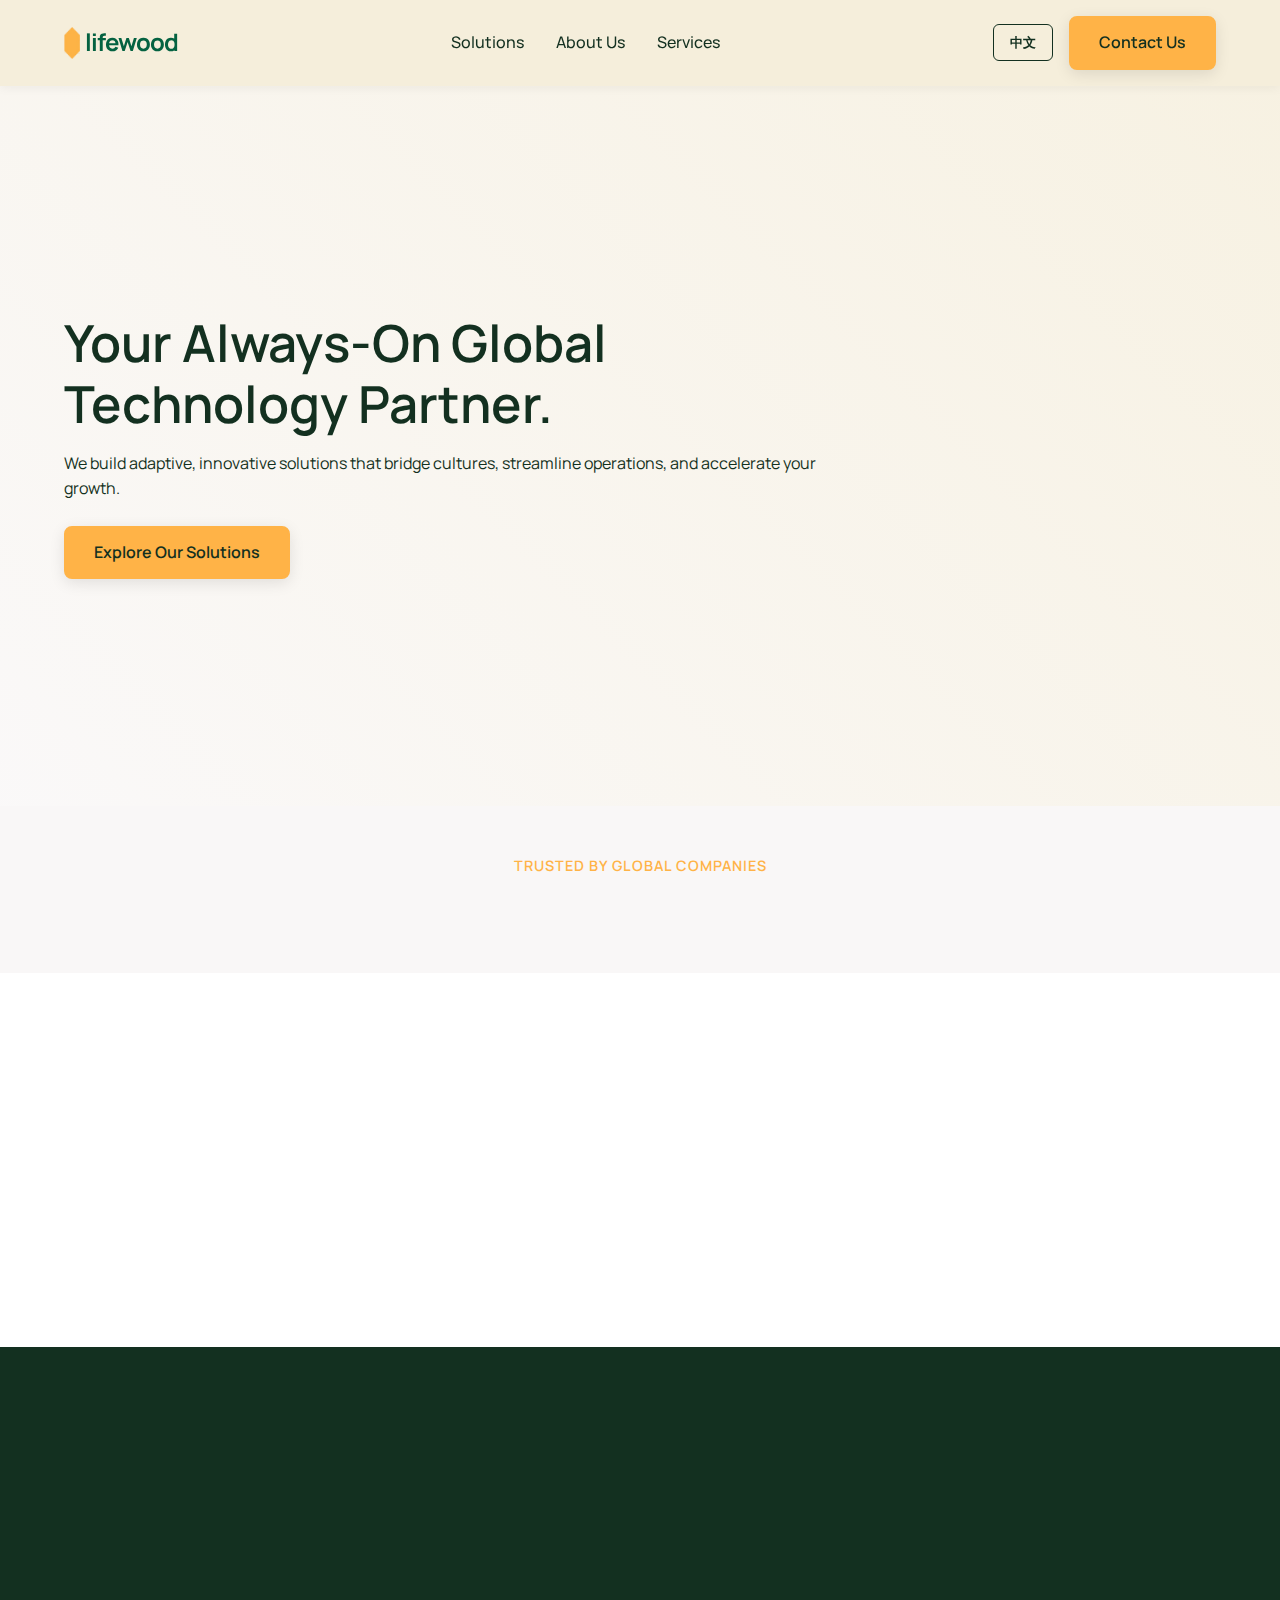
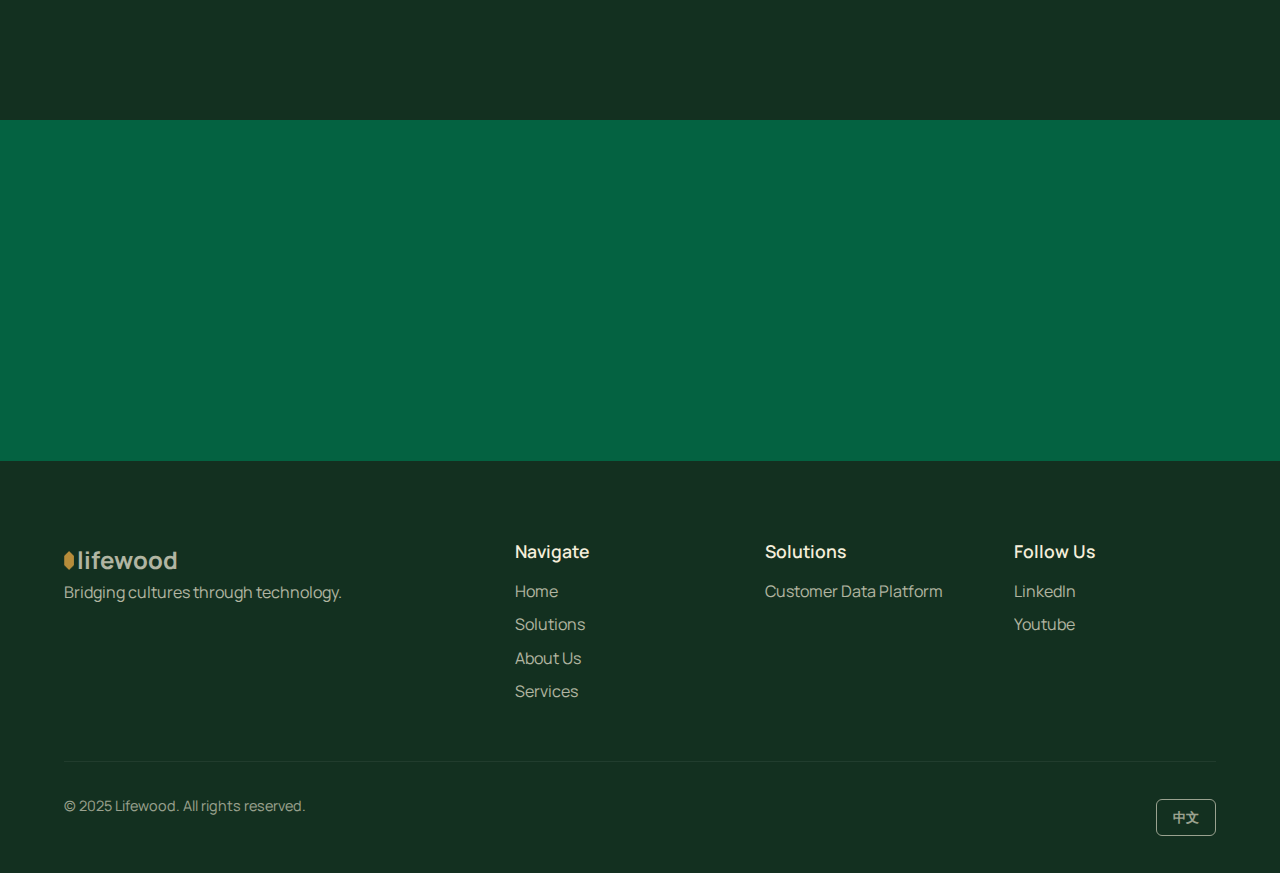
<file: index.html>
<!DOCTYPE html>
<html lang="en">
<head>
    <meta charset="UTF-8">
    <meta name="viewport" content="width=device-width, initial-scale=1.0">
    <title>Lifewood - Your Always-On Global Technology Partner</title>
<link rel="icon" type="image/png" sizes="32x32" href="favicon.png">

    <!-- Icon for Apple devices -->
    <link rel="apple-touch-icon" sizes="180x180" href="favicon.png">

    <!-- Icon for Android/Chrome -->
    <link rel="icon" type="image/png" sizes="192x192" href="favicon.png">
    <link rel="stylesheet" href="style.css">
    <link rel="preconnect" href="https://fonts.googleapis.com">
    <link rel="preconnect" href="https://fonts.gstatic.com" crossorigin>
    <link href="https://fonts.googleapis.com/css2?family=Manrope:wght@400;500;600;700&display=swap" rel="stylesheet">
</head>
<body id="page-index">

<header class="main-header">
    <div class="container">
        <a href="index.html" class="logo"><img src="logo.png" alt="Lifewood Hexagon Icon" class="logo-icon" /><div class="logo-text-stack"><span class="logo-text">lifewood</span></div></a>
        <nav class="main-nav">
            <ul>
                <li><a href="solutions.html" data-key="nav-solutions">Solutions</a></li>
                <li><a href="about.html" data-key="nav-about">About Us</a></li>
                <li><a href="services.html" data-key="nav-services">Services</a></li>
                <li class="mobile-only-cta"><a href="contact.html" class="btn btn-primary" data-key="nav-contact">Contact Us</a></li>
            </ul>
        </nav>
        <div class="header-controls">
            <button class="lang-switcher-btn">中文</button>
            <a href="contact.html" class="btn btn-primary nav-cta" data-key="nav-contact">Contact Us</a>
            <button class="mobile-nav-toggle" aria-expanded="false"><span class="hamburger"></span></button>
        </div>
    </div>
</header>

<main>
    <section class="hero">
        <div class="container">
            <div class="hero-content">
                <h1 class="animate-on-load" data-delay="100" data-key="hero-title">Your Always-On Global Technology Partner.</h1>
                <p class="animate-on-load" data-delay="200" data-key="hero-subtitle">We build adaptive, innovative solutions that bridge cultures, streamline operations, and accelerate your growth.</p>
                <a href="solutions.html" class="btn btn-primary animate-on-load" data-delay="300" data-key="hero-button">Explore Our Solutions</a>
            </div>
        </div>
    </section>

    <section class="social-proof">
        <div class="container">
            <span class="section-label animate-on-scroll" data-key="proof-label">TRUSTED BY GLOBAL COMPANIES</span>
            <div class="logos animate-on-scroll" data-delay="200"><img src="partner1.png" alt="Microsoft logo" class="logo-icon"><img src="partner2.png" alt="Tencent logo" class="logo-icon"><img src="partner3.png" alt="Google logo" class="logo-icon"></div>
        </div>
    </section>

    <section class="solutions">
        <div class="container">
            <h2 class="animate-on-scroll" data-key="solutions-title">Transformative Solutions for a Connected World.</h2>
            <div class="grid-3">
                <div class="card animate-on-scroll" data-delay="100"><div class="card-icon"></div><h3 data-key="solutions-card1-title">Cross-Border Platforms</h3><p data-key="solutions-card1-text">Seamlessly connect markets with our robust and scalable e-commerce infrastructure.</p><a href="#" class="card-link" data-key="learn-more">Learn More →</a></div>
                <div class="card animate-on-scroll" data-delay="200"><div class="card-icon"></div><h3 data-key="solutions-card2-title">Global Talent Management</h3><p data-key="solutions-card2-text">Unify your international teams with one adaptive, intelligent software suite.</p><a href="solutions.html" class="card-link" data-key="learn-more">Learn More →</a></div>
                <div class="card animate-on-scroll" data-delay="300"><div class="card-icon"></div><h3 data-key="solutions-card3-title">Technology Consulting</h3><p data-key="solutions-card3-text">Leverage our strategic expertise to navigate complex digital transformations.</p><a href="#" class="card-link" data-key="learn-more">Learn More →</a></div>
            </div>
        </div>
    </section>

    <section class="brand-dna">
        <div class="container grid-2">
            <div class="dna-text animate-on-scroll"><h2 data-key="dna-title">Engineered to be Adaptive. Built to be Proactive.</h2><p data-key="dna-text">Our core DNA is built on being 'Always On Never Off.' This means we don't just solve today's problems—we anticipate tomorrow's opportunities, ensuring your business has a constant, evolving competitive edge.</p></div>
            <div class="dna-visual animate-on-scroll"><div class="hexagon-group"><div class="hex-item" data-key="dna-hex1">ADAPTIVE</div><div class="hex-item" data-key="dna-hex2">INNOVATIVE</div><div class="hex-item" data-key="dna-hex3">PROACTIVE</div><div class="hex-item" data-key="dna-hex4">TECH</div></div></div>
        </div>
    </section>

    <section class="final-cta">
        <div class="container">
            <h2 class="animate-on-scroll" data-key="cta-title">Ready to Evolve?</h2>
            <p class="animate-on-scroll" data-delay="100" data-key="cta-text">Let's build your future. Schedule a strategic consultation with our experts today.</p>
            <a href="contact.html" class="btn btn-primary animate-on-scroll" data-delay="200" data-key="cta-button">Schedule a Consultation</a>
        </div>
    </section>
</main>

<footer class="main-footer">
    <div class="container">
        <div class="footer-grid">
            <div class="footer-col"><a href="index.html" class="logo-white"><img src="logo.png" alt="Lifewood Hexagon Icon" class="logo-footer-icon">lifewood</a><p data-key="footer-motto">Bridging cultures through technology.</p></div>
            <div class="footer-col"><h4 data-key="footer-nav-title">Navigate</h4><ul><li><a href="index.html" data-key="footer-nav-home">Home</a></li><li><a href="solutions.html" data-key="footer-nav-solutions">Solutions</a></li><li><a href="about.html" data-key="footer-nav-about">About Us</a></li><li><a href="services.html" data-key="footer-nav-services">Services</a></li></ul></div>
            <div class="footer-col"><h4 data-key="footer-solutions-title">Solutions</h4><ul><li><a href="solutions.html" data-key="footer-solutions-talent">Customer Data Platform</a></li></ul></div>
            <div class="footer-col"><h4 data-key="footer-follow-title">Follow Us</h4><ul><li><a href="https://ph.linkedin.com/company/lifewood-data-technology-ltd." target="_blank" rel="noopener noreferrer">LinkedIn</a></li><li><a href="https://www.youtube.com/@LifewoodDataTechnology/videos" target="_blank" rel="noopener noreferrer">Youtube</a></li></ul></div>
        </div>
        <div class="footer-bottom"><p data-key="footer-copyright">© 2025 Lifewood. All rights reserved.</p><button class="lang-switcher-btn">中文</button></div>
    </div>
</footer>

<script src="script.js"></script>
</body>
</html>
</file>
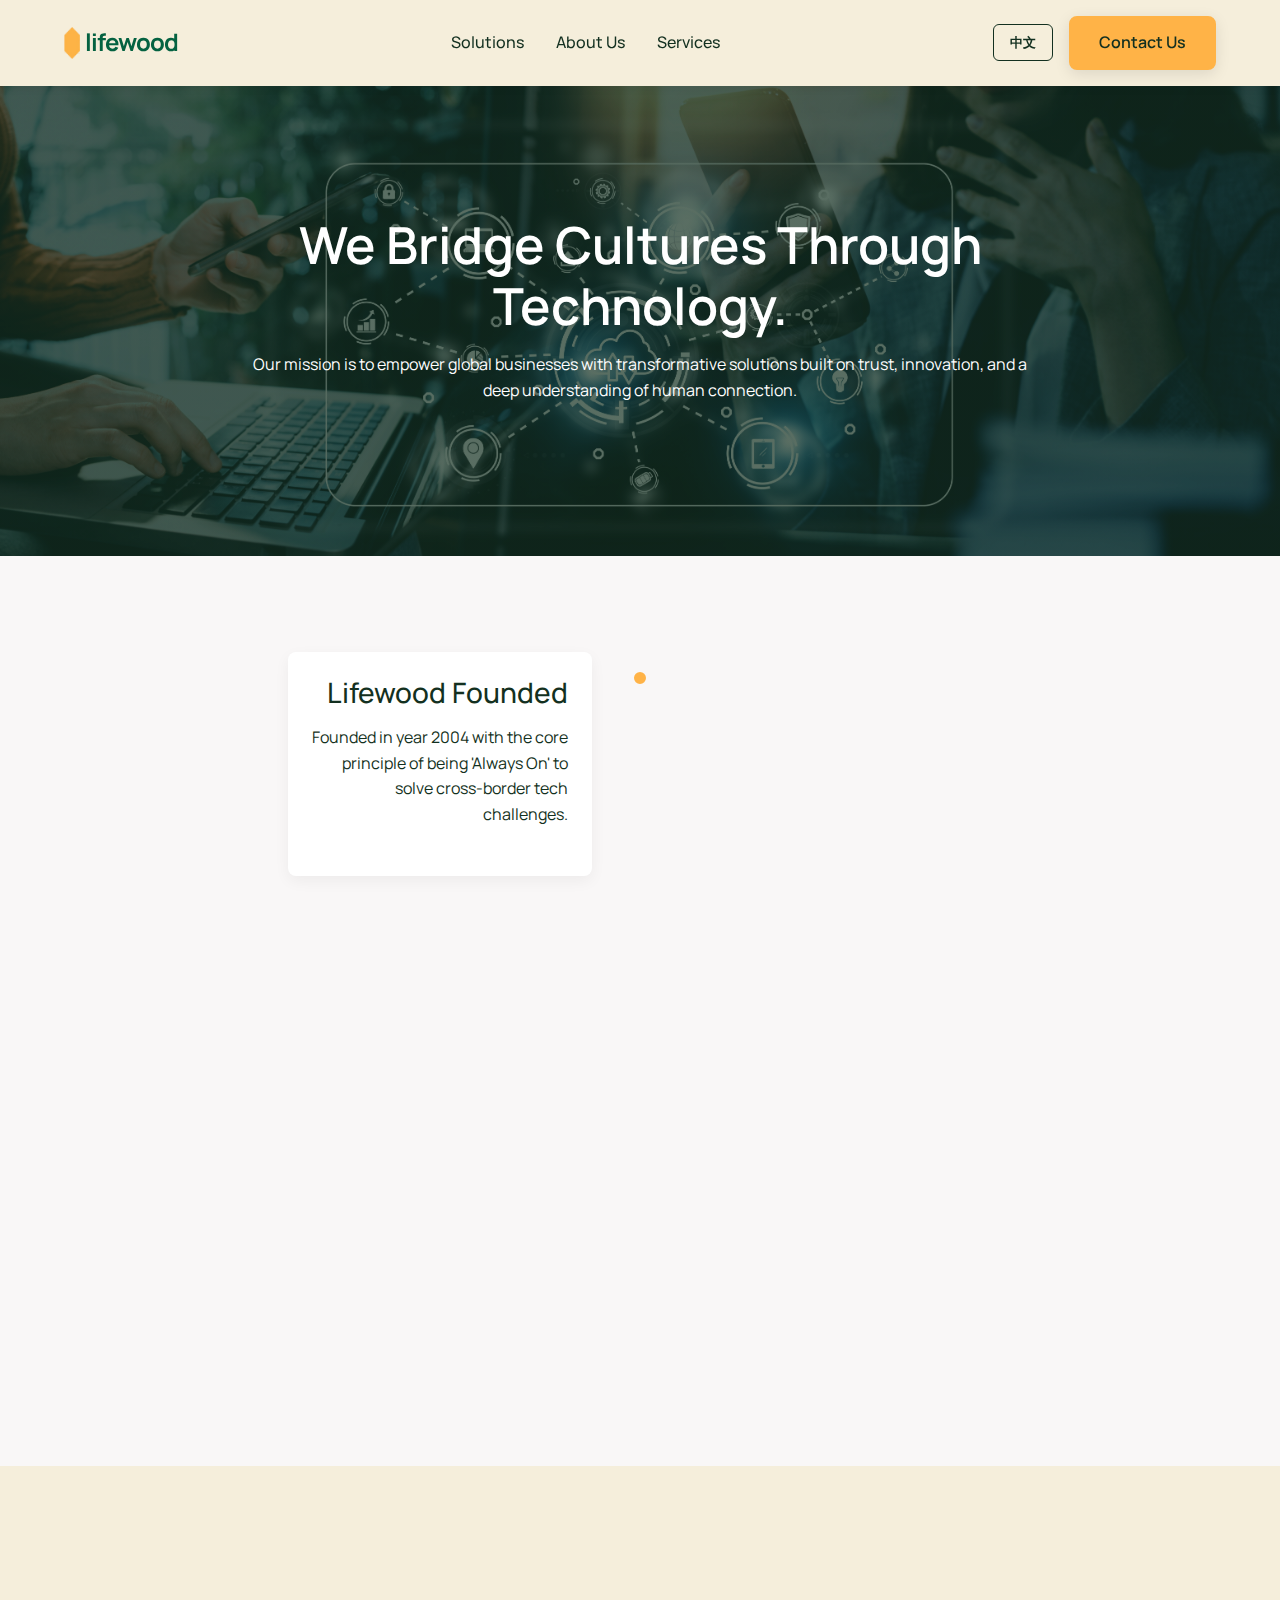
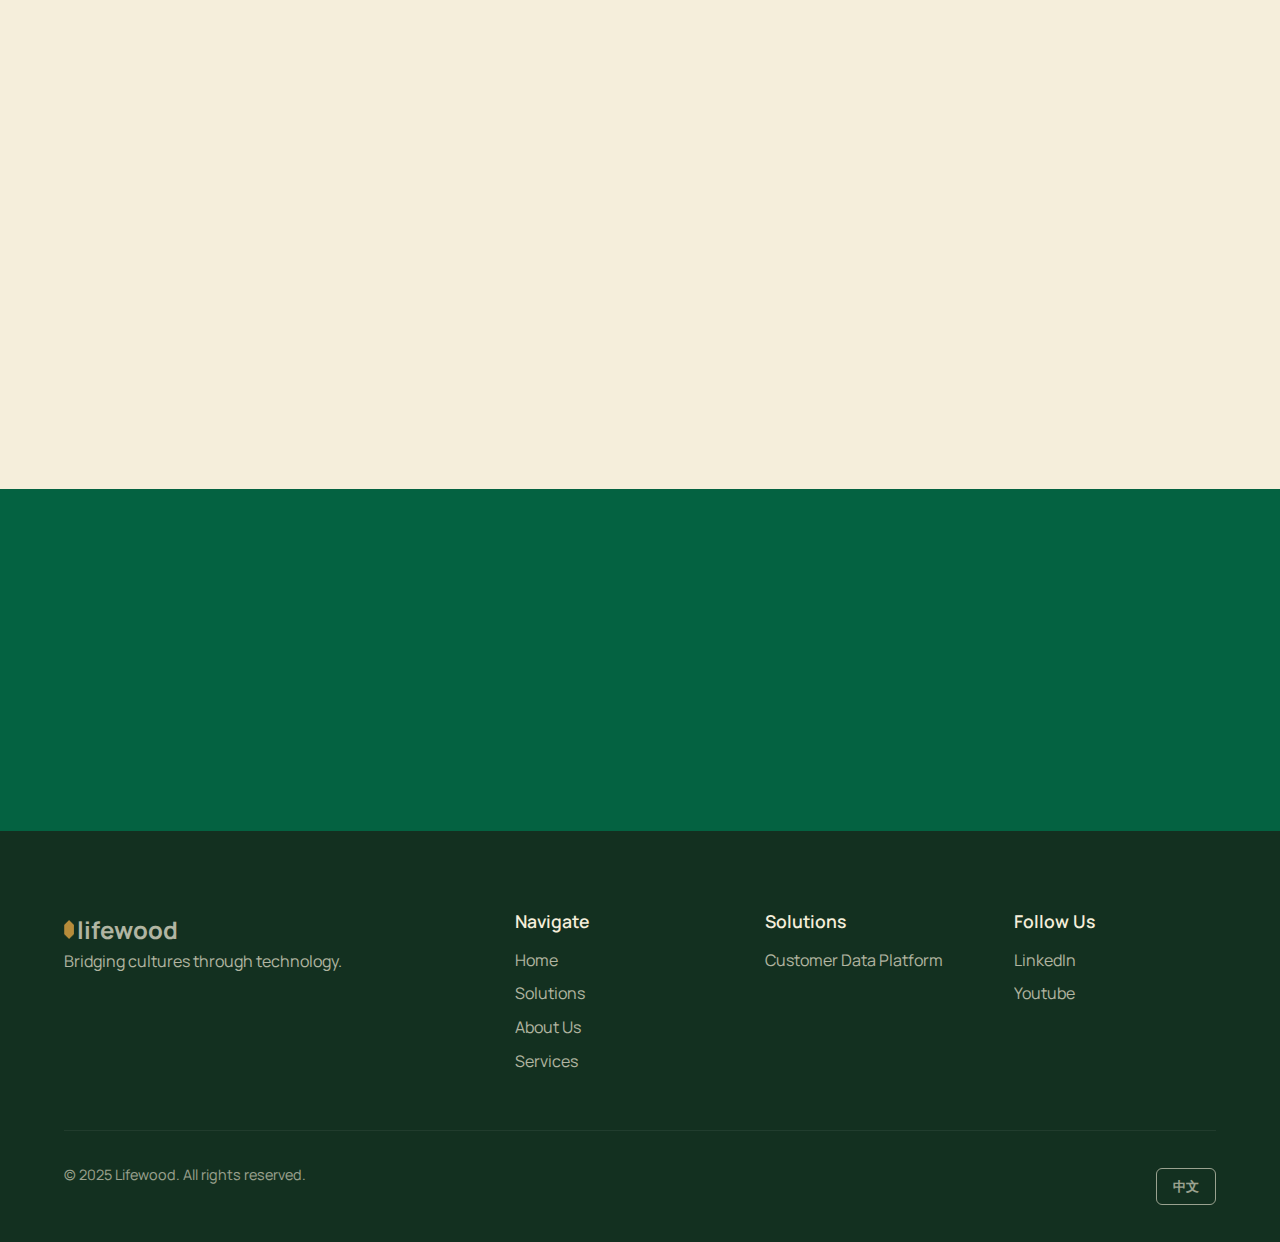
<file: about.html>
<!DOCTYPE html>
<html lang="en">
<head>
    <meta charset="UTF-8">
    <meta name="viewport" content="width=device-width, initial-scale=1.0">
    <title>About Lifewood - Bridging Cultures Through Technology</title>
    <link rel="stylesheet" href="style.css">
    <link rel="preconnect" href="https://fonts.googleapis.com">
    <link rel="preconnect" href="https://fonts.gstatic.com" crossorigin>
    <link href="https://fonts.googleapis.com/css2?family=Manrope:wght@400;500;600;700&display=swap" rel="stylesheet">
</head>
<body id="page-about">

<header class="main-header">
    <div class="container">
        <a href="index.html" class="logo"><img src="logo.png" alt="Lifewood Hexagon Icon" class="logo-icon" /><div class="logo-text-stack"><span class="logo-text">lifewood</span></div></a>
        <nav class="main-nav">
            <ul>
                <li><a href="solutions.html" data-key="nav-solutions">Solutions</a></li>
                <li><a href="about.html" data-key="nav-about">About Us</a></li>
                <li><a href="services.html" data-key="nav-services">Services</a></li>
                <li class="mobile-only-cta"><a href="contact.html" class="btn btn-primary" data-key="nav-contact">Contact Us</a></li>
            </ul>
        </nav>
        <div class="header-controls">
            <button class="lang-switcher-btn">中文</button>
            <a href="contact.html" class="btn btn-primary nav-cta" data-key="nav-contact">Contact Us</a>
            <button class="mobile-nav-toggle" aria-expanded="false"><span class="hamburger"></span></button>
        </div>
    </div>
</header>

<main>
    <section class="hero-about">
        <div class="container hero-content-centered">
            <h1 class="animate-on-load" data-delay="100" data-key="hero-title">We Bridge Cultures Through Technology.</h1>
            <p class="animate-on-load" data-delay="200" data-key="hero-subtitle">Our mission is to empower global businesses with transformative solutions built on trust, innovation, and a deep understanding of human connection.</p>
        </div>
    </section>

    <section class="timeline-section">
        <div class="container">
            <div class="timeline animate-on-scroll">
                <div class="timeline-item animate-on-scroll"><div class="timeline-icon"></div><div class="timeline-card"><h3 data-key="timeline-card1-title">Lifewood Founded</h3><p data-key="timeline-card1-text">Founded in year 2004 with the core principle of being 'Always On' to solve cross-border tech challenges.</p></div></div>
                <div class="timeline-item animate-on-scroll" data-delay="200"><div class="timeline-icon"></div><div class="timeline-card"><h3 data-key="timeline-card2-title">15 Years of Experience</h3><p data-key="timeline-card2-text">With over 15 years of experience in AI data solutions, we are working hard to innovate and expand our impact globally.</p></div></div>
                <div class="timeline-item animate-on-scroll" data-delay="400"><div class="timeline-icon"></div><div class="timeline-card"><h3 data-key="timeline-card3-title">What we believe</h3><p data-key="timeline-card3-text">We believe that AI and Big Data is the driving force for our economy.</p></div></div>
            </div>
        </div>
    </section>

    <section class="team-section">
        <div class="container text-center">
            <h2 class="animate-on-scroll" data-key="team-title">Meet Our Leadership</h2>
            <p class="section-subtitle animate-on-scroll" data-delay="100" data-key="team-subtitle">The architects of our 'Always On' philosophy, guiding our mission with expertise and vision.</p>
            <div class="grid-3">
                <div class="team-card animate-on-scroll" data-delay="200"><img src="profile.jpg" alt="Headshot of Person 1" class="team-photo"><h4 data-key="team-member1-name">Person 1</h4><span class="team-title" data-key="team-member1-title">Co-Founder & CEO</span><a href="https://www.linkedin.com/" class="social-icon" aria-label="LinkedIn profile for Person 1" target="_blank" rel="noopener noreferrer"></a></div>
                <div class="team-card animate-on-scroll" data-delay="300"><img src="profile.jpg" alt="Headshot of Person 2" class="team-photo"><h4 data-key="team-member2-name">Person 2</h4><span class="team-title" data-key="team-member2-title">Co-Founder & CTO</span><a href="https://www.linkedin.com/" class="social-icon" aria-label="LinkedIn profile for Person 2" target="_blank" rel="noopener noreferrer"></a></div>
                <div class="team-card animate-on-scroll" data-delay="400"><img src="profile.jpg" alt="Headshot of Person 3" class="team-photo"><h4 data-key="team-member3-name">Person 3</h4><span class="team-title" data-key="team-member3-title">VP of Global Strategy</span><a href="https://www.linkedin.com/" class="social-icon" aria-label="LinkedIn profile for Person 3" target="_blank" rel="noopener noreferrer"></a></div>
            </div>
        </div>
    </section>

    <section class="final-cta">
         <div class="container">
            <h2 class="animate-on-scroll" data-key="cta-title">Join Our Mission</h2>
            <p class="animate-on-scroll" data-delay="100" data-key="cta-text">We're looking for proactive and innovative minds to help us build the future. Explore our open positions.</p>
            <a href="#" class="btn btn-primary animate-on-scroll" data-delay="200" data-key="cta-button">View Careers</a>
        </div>
    </section>
</main>
    
<footer class="main-footer">
    <div class="container">
        <div class="footer-grid">
            <div class="footer-col"><a href="index.html" class="logo-white"><img src="logo.png" alt="Lifewood Hexagon Icon" class="logo-footer-icon">lifewood</a><p data-key="footer-motto">Bridging cultures through technology.</p></div>
            <div class="footer-col"><h4 data-key="footer-nav-title">Navigate</h4><ul><li><a href="index.html" data-key="footer-nav-home">Home</a></li><li><a href="solutions.html" data-key="footer-nav-solutions">Solutions</a></li><li><a href="about.html" data-key="footer-nav-about">About Us</a></li><li><a href="services.html" data-key="footer-nav-services">Services</a></li></ul></div>
            <div class="footer-col"><h4 data-key="footer-solutions-title">Solutions</h4><ul><li><a href="solutions.html" data-key="footer-solutions-talent">Customer Data Platform</a></li></ul></div>
            <div class="footer-col"><h4 data-key="footer-follow-title">Follow Us</h4><ul><li><a href="https://ph.linkedin.com/company/lifewood-data-technology-ltd." target="_blank" rel="noopener noreferrer">LinkedIn</a></li><li><a href="https://www.youtube.com/@LifewoodDataTechnology/videos" target="_blank" rel="noopener noreferrer">Youtube</a></li></ul></div>
        </div>
        <div class="footer-bottom"><p data-key="footer-copyright">© 2025 Lifewood. All rights reserved.</p><button class="lang-switcher-btn">中文</button></div>
    </div>
</footer>

<script src="script.js"></script>
</body>
</html>
</file>
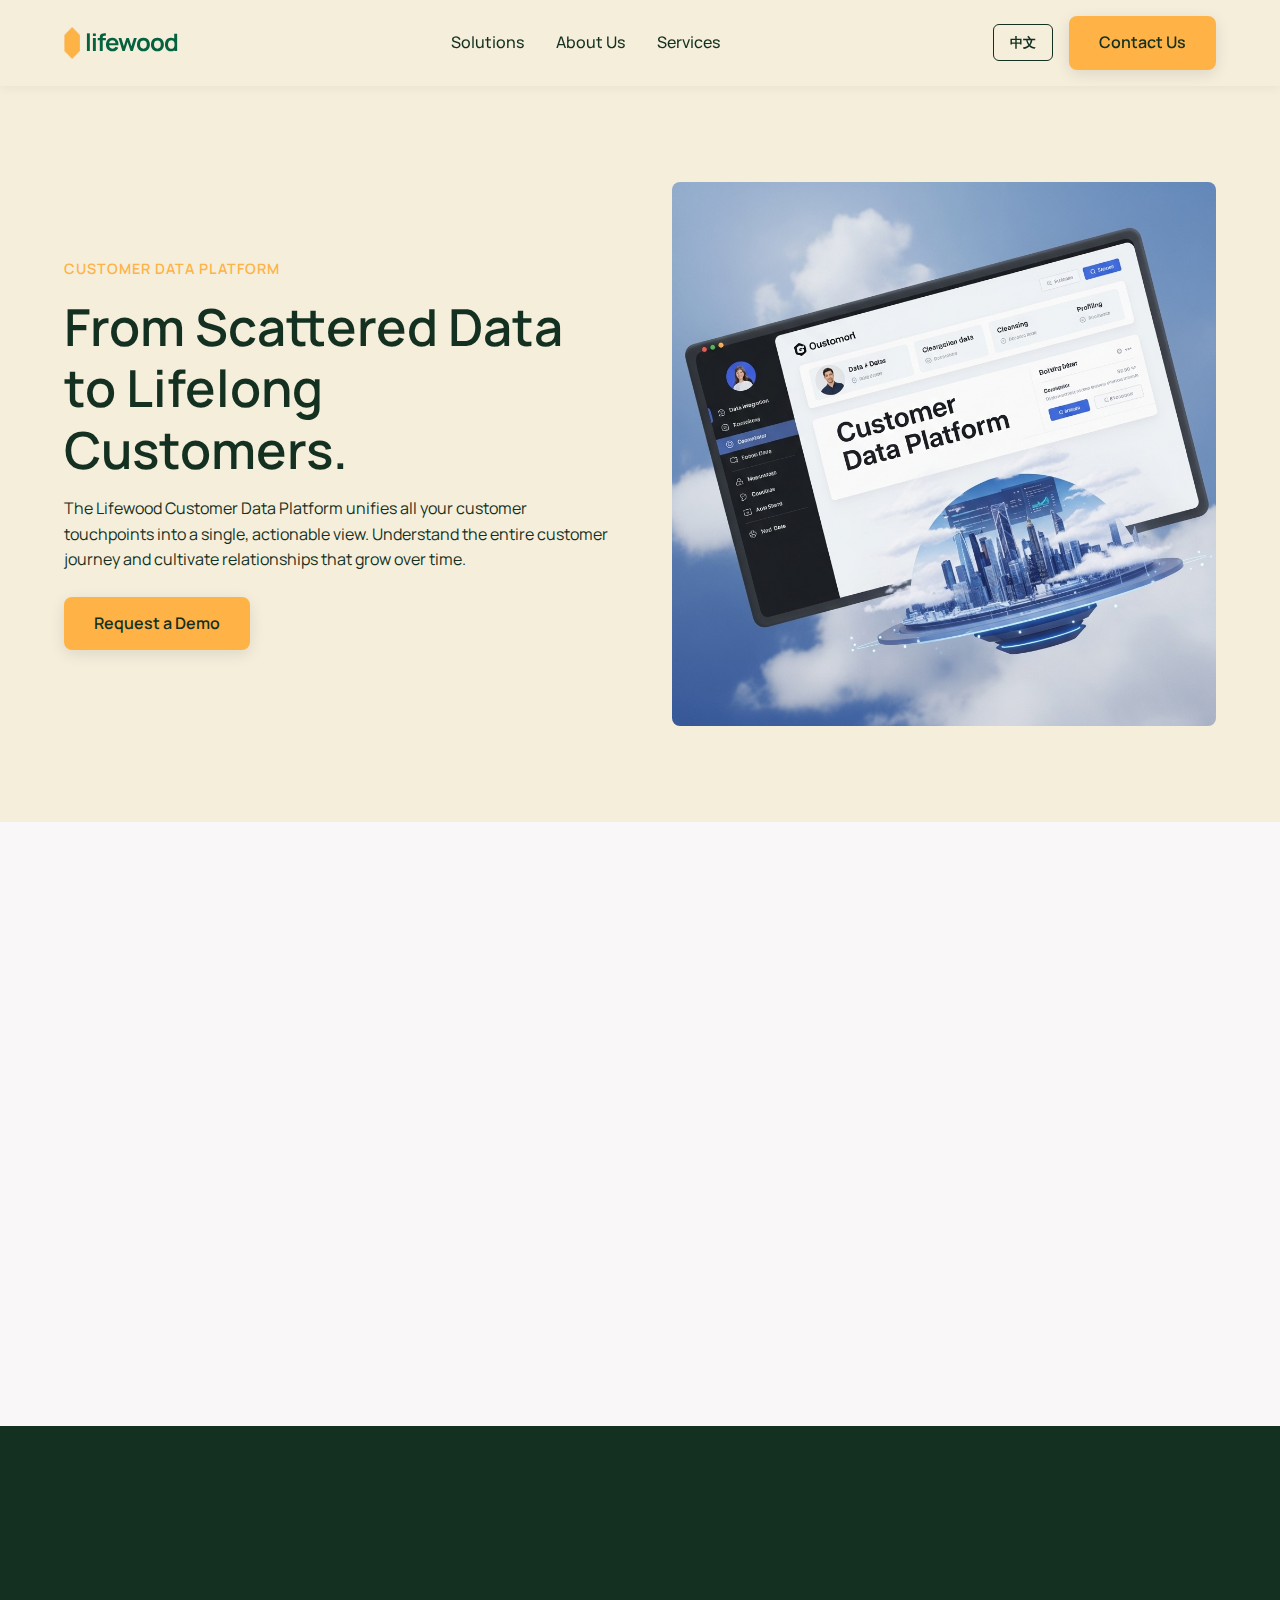
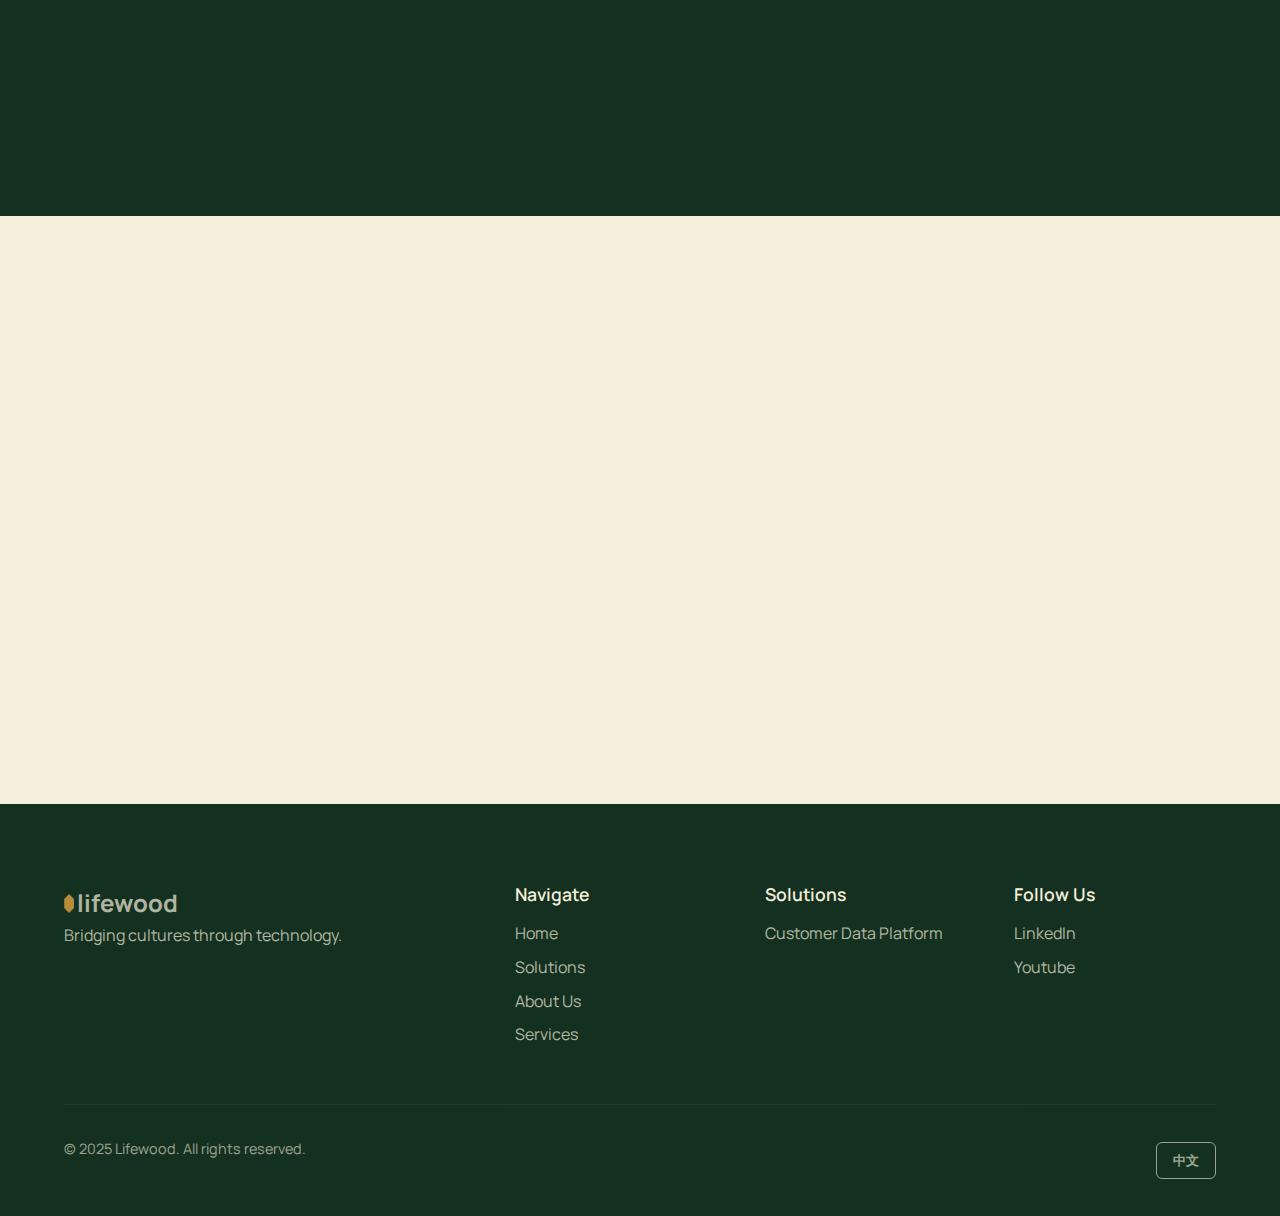
<file: solutions.html>
<!DOCTYPE html>
<html lang="en">
<head>
    <meta charset="UTF-8">
    <meta name="viewport" content="width=device-width, initial-scale=1.0">
    <title>Solution: Customer Data Platform - Lifewood</title>
<link rel="icon" type="image/png" sizes="32x32" href="favicon.png">

    <!-- Icon for Apple devices -->
    <link rel="apple-touch-icon" sizes="180x180" href="favicon.png">

    <!-- Icon for Android/Chrome -->
    <link rel="icon" type="image/png" sizes="192x192" href="favicon.png">
    <link rel="stylesheet" href="style.css">
    <link rel="preconnect" href="https://fonts.googleapis.com">
    <link rel="preconnect" href="https://fonts.gstatic.com" crossorigin>
    <link href="https://fonts.googleapis.com/css2?family=Manrope:wght@400;500;600;700&display=swap" rel="stylesheet">
</head>
<body id="page-solutions">

<header class="main-header">
    <div class="container">
        <a href="index.html" class="logo"><img src="logo.png" alt="Lifewood Hexagon Icon" class="logo-icon" /><div class="logo-text-stack"><span class="logo-text">lifewood</span></div></a>
        <nav class="main-nav">
            <ul>
                <li><a href="solutions.html" class="active" data-key="nav-solutions">Solutions</a></li>
                <li><a href="about.html" data-key="nav-about">About Us</a></li>
                <li><a href="services.html" data-key="nav-services">Services</a></li>
                <li class="mobile-only-cta"><a href="contact.html" class="btn btn-primary" data-key="nav-contact">Contact Us</a></li>
            </ul>
        </nav>
        <div class="header-controls">
            <button class="lang-switcher-btn">中文</button>
            <a href="contact.html" class="btn btn-primary nav-cta" data-key="nav-contact">Contact Us</a>
            <button class="mobile-nav-toggle" aria-expanded="false"><span class="hamburger"></span></button>
        </div>
    </div>
</header>

<main>
    <section class="solution-hero">
        <div class="container grid-2">
            <div class="solution-hero-content">
                <span class="section-label animate-on-load" data-key="solutions-hero-label">Customer Data Platform</span>
                <h1 class="animate-on-load" data-delay="100" data-key="solutions-hero-title">From Scattered Data to Lifelong Customers.</h1>
                <p class="animate-on-load" data-delay="200" data-key="solutions-hero-subtitle">The Lifewood Customer Data Platform unifies all your customer touchpoints into a single, actionable view. Understand the entire customer journey and cultivate relationships that grow over time.</p>
                <a href="#demo" class="btn btn-primary animate-on-load" data-delay="300" data-key="solutions-hero-button">Request a Demo</a>
            </div>
            <div class="solution-hero-visual animate-on-load" data-delay="400">
                <img src="product-visual.png" alt="Dashboard showing unified customer data">
            </div>
        </div>
    </section>

    <section class="key-features">
        <div class="container text-center">
            <h2 class="animate-on-scroll" data-key="solutions-caps-title">Core Capabilities</h2>
            <p class="section-subtitle animate-on-scroll" data-delay="100" data-key="solutions-caps-subtitle">A comprehensive feature set engineered for modern marketing.</p>
            <div class="grid-3">
                <div class="feature-item animate-on-scroll" data-delay="200">
                    <div class="feature-icon icon-view"></div>
                    <h4 data-key="solutions-caps-card1-title">360° Customer View</h4>
                    <p data-key="solutions-caps-card1-text">Effortlessly stitch together data from every source—web, mobile, CRM, support—to see every customer as a whole person, not just a data point.</p>
                </div>
                <div class="feature-item animate-on-scroll" data-delay="300">
                    <div class="feature-icon icon-audience"></div>
                    <h4 data-key="solutions-caps-card2-title">Intuitive Audience Building</h4>
                    <p data-key="solutions-caps-card2-text">Empower your marketing team to create rich, dynamic segments with a simple, no-code interface. Target the right customers at the perfect moment.</p>
                </div>
                <div class="feature-item animate-on-scroll" data-delay="400">
                    <div class="feature-icon icon-activation"></div>
                    <h4 data-key="solutions-caps-card3-title">Real-Time Activation</h4>
                    <p data-key="solutions-caps-card3-text">Sync your unified data and audiences to your entire marketing and sales stack, powering personalized experiences that drive sustainable growth.</p>
                </div>
            </div>
        </div>
    </section>

    <section class="testimonial-section">
        <div class="container-narrow animate-on-scroll">
             <blockquote data-key="solutions-testimonial">"Lifewood gave us the complete story of our customers. We moved from siloed guesswork to data-driven empathy. Our customer retention is up 20% year-over-year because we can finally build relationships at scale."<cite data-key="solutions-testimonial-cite">– Global Operations Director</cite></blockquote>
        </div>
    </section>

    <section id="demo" class="lead-gen-section">
        <div class="container grid-2">
            <div class="lead-gen-text animate-on-scroll">
                <h2 data-key="solutions-demo-title">See it in Action.</h2>
                <p data-key="solutions-demo-text">Schedule a personalized demo and let us show you how our Customer Data Platform can be tailored to your business. See the "Always On" difference for yourself.</p>
            </div>
            <div class="contact-form-wrapper lead-gen-form animate-on-scroll" data-delay="200">
                 <form class="contact-form">
                    <div class="form-group"><label for="name">Full Name*</label><input type="text" id="name" name="name" required></div>
                    <div class="form-group"><label for="email">Work Email*</label><input type="email" id="email" name="email" required></div>
                    <div class="form-group"><label for="company">Company Name</label><input type="text" id="company" name="company"></div>
                    <button type="submit" class="btn btn-primary btn-full" data-key="solutions-demo-button">Schedule My Demo</button>
                </form>
            </div>
        </div>
    </section>
</main>

<footer class="main-footer">
    <div class="container">
        <div class="footer-grid">
            <div class="footer-col"><a href="index.html" class="logo-white"><img src="logo.png" alt="Lifewood Hexagon Icon" class="logo-footer-icon">lifewood</a><p data-key="footer-motto">Bridging cultures through technology.</p></div>
            <div class="footer-col"><h4 data-key="footer-nav-title">Navigate</h4><ul><li><a href="index.html" data-key="footer-nav-home">Home</a></li><li><a href="solutions.html" data-key="footer-nav-solutions">Solutions</a></li><li><a href="about.html" data-key="footer-nav-about">About Us</a></li><li><a href="services.html" data-key="footer-nav-services">Services</a></li></ul></div>
            <div class="footer-col"><h4 data-key="footer-solutions-title">Solutions</h4><ul><li><a href="solutions.html" data-key="footer-solutions-talent">Customer Data Platform</a></li></ul></div>
            <div class="footer-col"><h4 data-key="footer-follow-title">Follow Us</h4><ul><li><a href="https://ph.linkedin.com/company/lifewood-data-technology-ltd." target="_blank" rel="noopener noreferrer">LinkedIn</a></li><li><a href="https://www.youtube.com/@LifewoodDataTechnology/videos" target="_blank" rel="noopener noreferrer">Youtube</a></li></ul></div>
        </div>
        <div class="footer-bottom"><p data-key="footer-copyright">© 2025 Lifewood. All rights reserved.</p><button class="lang-switcher-btn">中文</button></div>
    </div>
</footer>

<script src="script.js"></script>
</body>
</html>
</file>
<file: style.css>
/* ======================= GLOBAL STYLES & VARIABLES ======================= */
:root {
    --dark-serpent: #133020;
    --castleton-green: #046241;
    --saffaron: #FFB347;
    --paper: #f5eedb;
    --sea-salt: #F9F7F7;
    --white: #ffffff;
    --font-family: 'Manrope', sans-serif;
}
* { box-sizing: border-box; margin: 0; padding: 0; }
html { scroll-behavior: smooth; }
body {
    font-family: var(--font-family);
    background-color: var(--white);
    color: var(--dark-serpent);
    font-size: 16px;
    line-height: 1.6;
    animation: fadeIn 0.8s ease-in-out;
}
.container { width: 90%; max-width: 1200px; margin: 0 auto; }
.container-narrow { width: 90%; max-width: 800px; margin: 0 auto; }
h1, h2, h3, h4 { font-weight: 600; line-height: 1.2; margin-bottom: 1rem; }
h1 { font-size: 3.2rem; }
h2 { font-size: 2.5rem; }
h3 { font-size: 1.75rem; font-weight: 500; }
h4 { font-size: 1.25rem; font-weight: 600; }
p { margin-bottom: 1.5rem; }
a { color: var(--saffaron); text-decoration: none; transition: opacity 0.3s ease; }
a:hover { opacity: 0.8; }
section { padding: 5rem 0; overflow-x: hidden; }
.text-center { text-align: center; }
.section-subtitle { max-width: 600px; margin: 0 auto 3rem auto; font-size: 1.1rem; opacity: 0.9; }
.section-label { font-size: 0.9rem; font-weight: 600; color: var(--saffaron); letter-spacing: 1px; margin-bottom: 1rem; display: block; text-transform: uppercase; }

/* ======================= Universal Components ======================= */
.btn { display: inline-block; padding: 12px 28px; border-radius: 8px; font-weight: 600; text-decoration: none; transition: transform 0.3s ease, box-shadow 0.3s ease, background-color 0.3s ease; box-shadow: 0 4px 15px rgba(0,0,0,0.1); }
.btn-primary { background-color: var(--saffaron); color: var(--dark-serpent); border: 2px solid var(--saffaron); }
.btn:hover { transform: translateY(-5px); box-shadow: 0 8px 25px rgba(255, 179, 71, 0.4); }
.btn-full { width: 100%; text-align: center; }
.grid-3 { display: grid; grid-template-columns: repeat(3, 1fr); gap: 2rem; }
.grid-2 { display: grid; grid-template-columns: repeat(2, 1fr); gap: 4rem; align-items: center; }

/* ======================= Header & Footer ======================= */
.main-header { background-color: var(--paper); padding: 1rem 0; position: sticky; top: 0; z-index: 1000; box-shadow: 0 2px 10px rgba(0,0,0,0.05); }
.main-header .container { display: flex; justify-content: space-between; align-items: center; }
.logo { display: flex; align-items: center; text-decoration: none; }
.logo-icon { height: 32px; margin-right: 5px; }
.logo-text-stack { display: flex; flex-direction: column; line-height: 1.2; }
.logo-text { font-size: 1.5rem; font-weight: 700; color: var(--castleton-green); letter-spacing: -1px; }
.main-nav ul { list-style: none; display: flex; align-items: center; gap: 2rem; }
.main-nav a { color: var(--dark-serpent); font-weight: 500; position: relative; padding-bottom: 5px; }
.main-nav a::after { content: ''; position: absolute; bottom: 0; left: 0; width: 100%; height: 2px; background-color: var(--saffaron); transform: scaleX(0); transform-origin: bottom right; transition: transform 0.4s cubic-bezier(0.86, 0, 0.07, 1); }
.main-nav a:hover::after { transform: scaleX(1); transform-origin: bottom left; }
.mobile-nav-toggle { display: none; }
.main-footer { background-color: var(--dark-serpent); color: var(--paper); padding: 5rem 0 2rem 0; }
.footer-grid { display: grid; grid-template-columns: 2fr 1fr 1fr 1fr; gap: 3rem; margin-bottom: 3rem; }
.footer-col h4 { font-size: 1.1rem; margin-bottom: 1rem; font-weight: 600; }
.footer-col p { opacity: 0.7; }
.footer-col ul { list-style: none; }
.footer-col li { margin-bottom: 0.5rem; }
.footer-col a { color: var(--paper); opacity: 0.7; }
.footer-col a:hover { opacity: 1; }
.logo-footer-icon{ height: 19px; margin-right: 3px;}
.logo-white { font-size: 1.5rem; font-weight: 700; color: var(--white); text-decoration: none; display: flex; align-items: center; }
.footer-bottom { border-top: 1px solid rgba(255,255,255,0.1); padding-top: 2rem; display: flex; justify-content: space-between; align-items: center; font-size: 0.9rem; opacity: 0.6; }
.header-controls { display: flex; align-items: center; gap: 1rem; }

.lang-switcher-btn {
    background: none;
    border: 1px solid var(--dark-serpent);
    color: var(--dark-serpent);
    padding: 8px 16px;
    border-radius: 6px;
    cursor: pointer;
    font-family: var(--font-family);
    font-weight: 600;
    transition: all 0.3s ease;
    flex-shrink: 0;
}
.lang-switcher-btn:hover { background-color: var(--dark-serpent); color: var(--white); }
.main-footer .lang-switcher-btn { border-color: var(--paper); color: var(--paper); }
.main-footer .lang-switcher-btn:hover { background-color: var(--paper); color: var(--dark-serpent); }
.footer-bottom { align-items: center; }

/* ======================= Shared Styles (Cards, Blockquotes) ======================= */
.card { background-color: var(--white); border-radius: 8px; box-shadow: 0 5px 15px rgba(0,0,0,0.05); overflow: hidden; text-align: left; transition: transform 0.4s cubic-bezier(0.25, 0.46, 0.45, 0.94), box-shadow 0.4s cubic-bezier(0.25, 0.46, 0.45, 0.94); }
.card:hover { transform: translateY(-12px); box-shadow: 0 18px 35px rgba(0,0,0,0.12); }
.card-content { padding: 1.5rem; }
.card-link { font-weight: 600; }
.card-img { width: 100%; height: 200px; object-fit: cover; }
blockquote { border-left: 4px solid var(--saffaron); margin: 2rem 0; padding-left: 2rem; font-size: 1.5rem; font-style: italic; color: var(--dark-serpent); line-height: 1.4; }
blockquote cite { display: block; font-style: normal; font-size: 1rem; font-weight: 600; margin-top: 1rem; color: var(--dark-serpent); opacity: 0.8; }
.final-cta { background-color: var(--castleton-green); color: var(--white); text-align: center; }
.final-cta h2, .final-cta p { color: var(--white); }
.final-cta p { font-size: 1.25rem; margin-bottom: 2rem; }

/* ======================= Homepage Styles ======================= */
.hero { background: linear-gradient(45deg, rgba(249, 247, 247, 0.8), rgba(245, 238, 219, 0.8)), url('https://www.toptal.com/designers/subtlepatterns/uploads/double-bubble-outline.png'); min-height: 80vh; display: flex; align-items: center; }
.hero-content { max-width: 800px; }
.social-proof { background-color: var(--sea-salt); padding: 3rem 0; text-align: center; }
.logos { display: flex; flex-wrap: wrap; justify-content: center; align-items: center; filter: grayscale(100%); opacity: 0.7; gap: 2.5rem; transition: filter 0.3s ease, opacity 0.3s ease; }
.logos:hover { filter: grayscale(0%); opacity: 1; }
.brand-dna { background-color: var(--dark-serpent); color: var(--paper); }
.brand-dna h2, .brand-dna p { color: var(--paper); }

/* ======================= About Page Styles ======================= */
.hero-about { background: linear-gradient(rgba(19, 48, 32, 0.7), rgba(19, 48, 32, 0.7)), url('about-us.jpg') no-repeat center center/cover; padding: 8rem 0; text-align: center; color: var(--white); }
.hero-content-centered { max-width: 800px; margin: 0 auto; }
.hero-content-centered h1, .hero-content-centered p { color: var(--white); }
.timeline-section { background-color: var(--sea-salt); }
.timeline { position: relative; max-width: 800px; margin: 0 auto; }
.timeline::after { content: ''; position: absolute; width: 4px; background-color: #ddd; top: 0; bottom: 0; left: 50%; margin-left: -2px; transform-origin: top; transform: scaleY(0); }
.timeline.is-visible::after { animation: drawLine 1.5s 0.2s ease-in-out forwards; }
.timeline-item { padding: 1rem 3rem; position: relative; width: 50%; opacity: 0; transition: opacity 0.6s ease-out, transform 0.6s ease-out; }
.timeline-item:nth-child(odd) { left: 0; text-align: right; transform: translateX(-50px); }
.timeline-item:nth-child(even) { left: 50%; transform: translateX(50px); }
.timeline-item.is-visible { transform: translateX(0); opacity: 1; }
.timeline-icon { position: absolute; width: 20px; height: 20px; background-color: var(--saffaron); border: 4px solid var(--sea-salt); border-radius: 50%; top: 32px; z-index: 1; }
.timeline-item:nth-child(odd) .timeline-icon { right: -10px; }
.timeline-item:nth-child(even) .timeline-icon { left: -10px; }
.timeline-card { background-color: var(--white); padding: 1.5rem; border-radius: 8px; box-shadow: 0 5px 15px rgba(0,0,0,0.05); }
.team-section { background-color: var(--paper); }
.team-card { text-align: center; }
.team-photo { width: 150px; height: 150px; border-radius: 50%; object-fit: cover; margin-bottom: 1.5rem; border: 4px solid var(--white); box-shadow: 0 5px 15px rgba(0,0,0,0.1); }
.team-title { color: var(--castleton-green); font-weight: 500; display: block; }
.social-icon { display: inline-block; width: 30px; height: 24px; background: url('social.png') no-repeat center center/contain; margin-top: 1rem; opacity: 0.5; transition: opacity 0.3s ease; }
.social-icon:hover { opacity: 1; }

/* ======================= Contact Page Styles ======================= */
.hero-contact { background-color: var(--dark-serpent); padding: 6rem 0; text-align: center; background-image: url('contact.jpg'); background-size: cover; background-position: center; background-repeat: no-repeat; color:var(--dark-serpent); }
.hero-contact h1, .hero-contact p { color: var(--dark-serpent); }
.contact-section { background-color: var(--white); }
.grid-2-contact { display: grid; grid-template-columns: 1.2fr 1fr; gap: 4rem; }
.contact-form-wrapper h2, .contact-details-wrapper h3 { margin-bottom: 2rem; }
.form-group { margin-bottom: 1.5rem; }
.form-group label { display: block; font-weight: 500; margin-bottom: 0.5rem; }
.form-group input, .form-group textarea { width: 100%; padding: 12px; border: 1px solid #ccc; border-radius: 8px; font-family: var(--font-family); transition: border-color 0.3s ease, box-shadow 0.3s ease; }
.form-group input:focus, .form-group textarea:focus { border-color: var(--castleton-green); outline: none; box-shadow: 0 0 0 3px rgba(4, 98, 65, 0.2); }
.office-block { display: flex; align-items: flex-start; gap: 1rem; margin-bottom: 2rem; }
.office-icon { width: 24px; height: 24px; background: url('office.png') no-repeat center center/contain; flex-shrink: 0; margin-top: 5px; }
.office-info h4 { margin-bottom: 0.25rem; }
.office-info p { margin-bottom: 0.5rem; opacity: 0.8; }
.office-info a { font-weight: 500; }
.map-placeholder { background-color: var(--sea-salt); height: 250px; display: flex; justify-content: center; align-items: center; border-radius: 8px; overflow: hidden; }
.map-placeholder img { max-width: 100%; max-height: 100%; object-fit: contain; object-position: center; border-radius: 8px; }

/* ======================= Services Page Styles ======================= */
.hero-insights { background-color: var(--sea-salt); background-image: url('services.jpg'); background-size: cover; background-position: center; padding: 9rem 0; color: white; }
.filter-bar { display: flex; gap: 1rem; justify-content: center; margin-bottom: 3rem; flex-wrap: wrap; }
.filter-btn { background: none; border: 1px solid #ccc; padding: 8px 20px; border-radius: 20px; cursor: pointer; transition: all 0.3s ease; }
.filter-btn.active, .filter-btn:hover { background-color: var(--dark-serpent); color: var(--white); border-color: var(--dark-serpent); transform: translateY(-2px); }
.newsletter-cta { background-color: var(--sea-salt); }
.newsletter-form { display: flex; gap: 1rem; }
.newsletter-form input { flex-grow: 1; padding: 12px; border: 1px solid #ccc; border-radius: 8px; }

/* ======================= Solutions Page Styles ======================= */
.solution-hero { background-color: var(--paper); padding: 6rem 0; }
.solution-hero-visual { display: flex; align-items: center; justify-content: center; }
.solution-hero-visual img { max-width: 100%; height: auto; border-radius: 8px; }
.key-features { background-color: var(--sea-salt); }
.feature-item { background-color: var(--white); padding: 2rem; border-radius: 8px; text-align: center; }
.testimonial-section { background-color: var(--dark-serpent); padding: 6rem 0; }
.testimonial-section blockquote, .testimonial-section cite { color: var(--white); }
.lead-gen-section { background-color: var(--paper); }
.lead-gen-form { background-color: var(--white); padding: 2.5rem; border-radius: 8px; box-shadow: 0 10px 25px rgba(0,0,0,0.1); }
.feature-icon { width: 50px; height: 50px; margin: 0 auto 1.5rem auto; background-color: var(--castleton-green); border-radius: 50%; background-repeat: no-repeat; background-position: center; background-size: 55%; }
.icon-view { background-image: url('feature-icon1.png'); }
.icon-audience { background-image: url('feature-icon2.png'); }
.icon-activation { background-image: url('feature-icon3.png'); }

/* =================================================================== */
/* =================== ANIMATIONS & TRANSITIONS ====================== */
/* =================================================================== */
@keyframes fadeIn { from { opacity: 0; } to { opacity: 1; } }
@keyframes float { 0% { transform: translateY(0px); } 50% { transform: translateY(-10px); } 100% { transform: translateY(0px); } }
@keyframes drawLine { from { transform: scaleY(0); } to { transform: scaleY(1); } }

.animate-on-scroll, .animate-on-load { opacity: 0; transform: translateY(30px); transition: opacity 0.6s ease-out, transform 0.6s ease-out; }
.animate-on-scroll.is-visible, .animate-on-load.is-visible { opacity: 1; transform: translateY(0);}

.hexagon-group .hex-item { animation: float 6s ease-in-out infinite; opacity: 0; animation-play-state: paused; }
.animate-on-scroll.is-visible .hex-item { animation-play-state: running; }
.animate-on-scroll.is-visible .hex-item:nth-child(1) { transition-delay: 0s; opacity: 1; }
.animate-on-scroll.is-visible .hex-item:nth-child(2) { animation-delay: -1.5s; transition-delay: 0.2s; opacity: 1; }
.animate-on-scroll.is-visible .hex-item:nth-child(3) { animation-delay: -3s; transition-delay: 0.4s; opacity: 1; }
.animate-on-scroll.is-visible .hex-item:nth-child(4) { animation-delay: -4.5s; transition-delay: 0.6s; opacity: 1; }

/* HIDE mobile-only CTA on desktop */
.mobile-only-cta { display: none; }

/* =================================================================== */
/* =================== RESPONSIVE STYLES ============================= */
/* =================================================================== */
@media (max-width: 992px) {
    .grid-3, .grid-2, .grid-2-contact, .footer-grid { grid-template-columns: 1fr; }
    .hero-content { max-width: 100%; text-align: center; }
    .timeline::after { left: 30px; }
    .timeline-item, .timeline-item:nth-child(even) { width: 100%; padding-left: 70px; padding-right: 15px; text-align: left !important; left: 0; }
    .timeline-item.is-visible { transform: translateX(0); }
    .timeline-item:nth-child(odd), .timeline-item:nth-child(even) { transform: translateX(30px); }
    .timeline-icon { left: 20px; }
    .solution-hero .grid-2 { text-align: center; }
    .solution-hero-visual { grid-row: 1; margin-bottom: 2rem; }
}

@media (max-width: 768px) {
    h1 { font-size: 2.5rem; }
    h2 { font-size: 2rem; }
    
    /* Hide desktop nav list and CTA button */
    .main-nav ul, .nav-cta {
        display: none;
    }
    
    .mobile-nav-toggle { display: block; background: none; border: none; cursor: pointer; z-index: 1001; }
    .hamburger { display: block; width: 25px; height: 2px; background-color: var(--dark-serpent); position: relative; transition: transform 0.3s ease, background-color 0.3s ease; }
    .hamburger::before, .hamburger::after { content: ''; position: absolute; width: 25px; height: 2px; background-color: var(--dark-serpent); transition: transform 0.3s ease, top 0.3s ease; }
    .hamburger::before { top: -8px; }
    .hamburger::after { top: 8px; }
    .mobile-nav-toggle.is-active .hamburger { background-color: transparent; }
    .mobile-nav-toggle.is-active .hamburger::before { top: 0; transform: rotate(45deg); }
    .mobile-nav-toggle.is-active .hamburger::after { top: 0; transform: rotate(-45deg); }
    
    .main-nav.nav-open { display: flex; position: fixed; top: 0; left: 0; width: 100%; height: 100vh; background-color: var(--paper); flex-direction: column; justify-content: center; align-items: center; }
    
    /* Show nav list and mobile CTA inside the open menu */
    .main-nav.nav-open ul {
        display: flex;
        flex-direction: column;
        gap: 2rem;
        text-align: center;
    }
    .main-nav.nav-open a { font-size: 1.5rem; }
    .mobile-only-cta {
        display: block;
        margin-top: 1.5rem;
    }
    .mobile-only-cta a.btn {
        font-size: 1.2rem;
        padding: 12px 28px;
    }
}

@media (max-width: 576px) {
    section { padding: 4rem 0; }
    h1 { font-size: 2.2rem; }
    h2 { font-size: 1.8rem; }
    .btn { padding: 10px 20px; }
    .footer-bottom { flex-direction: column; gap: 1rem; }
    .newsletter-form { flex-direction: column; }
}
</file>
